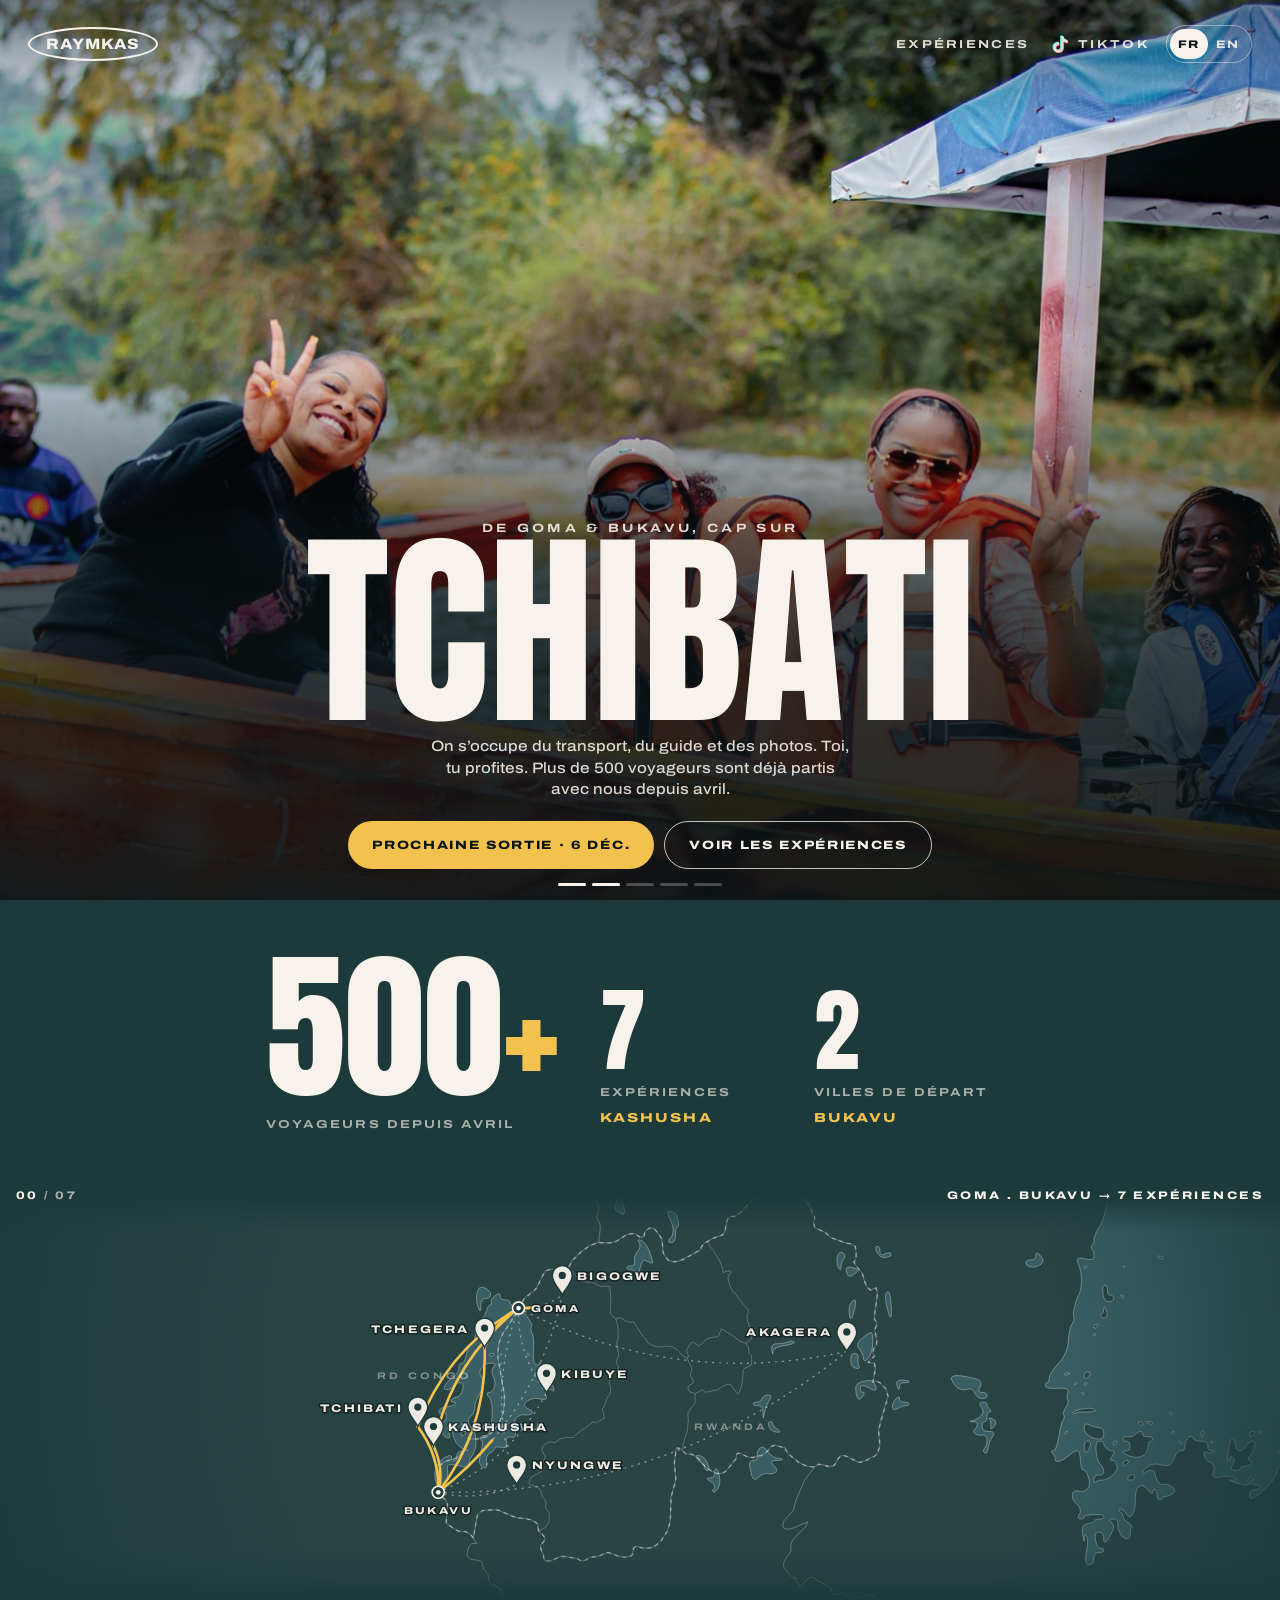
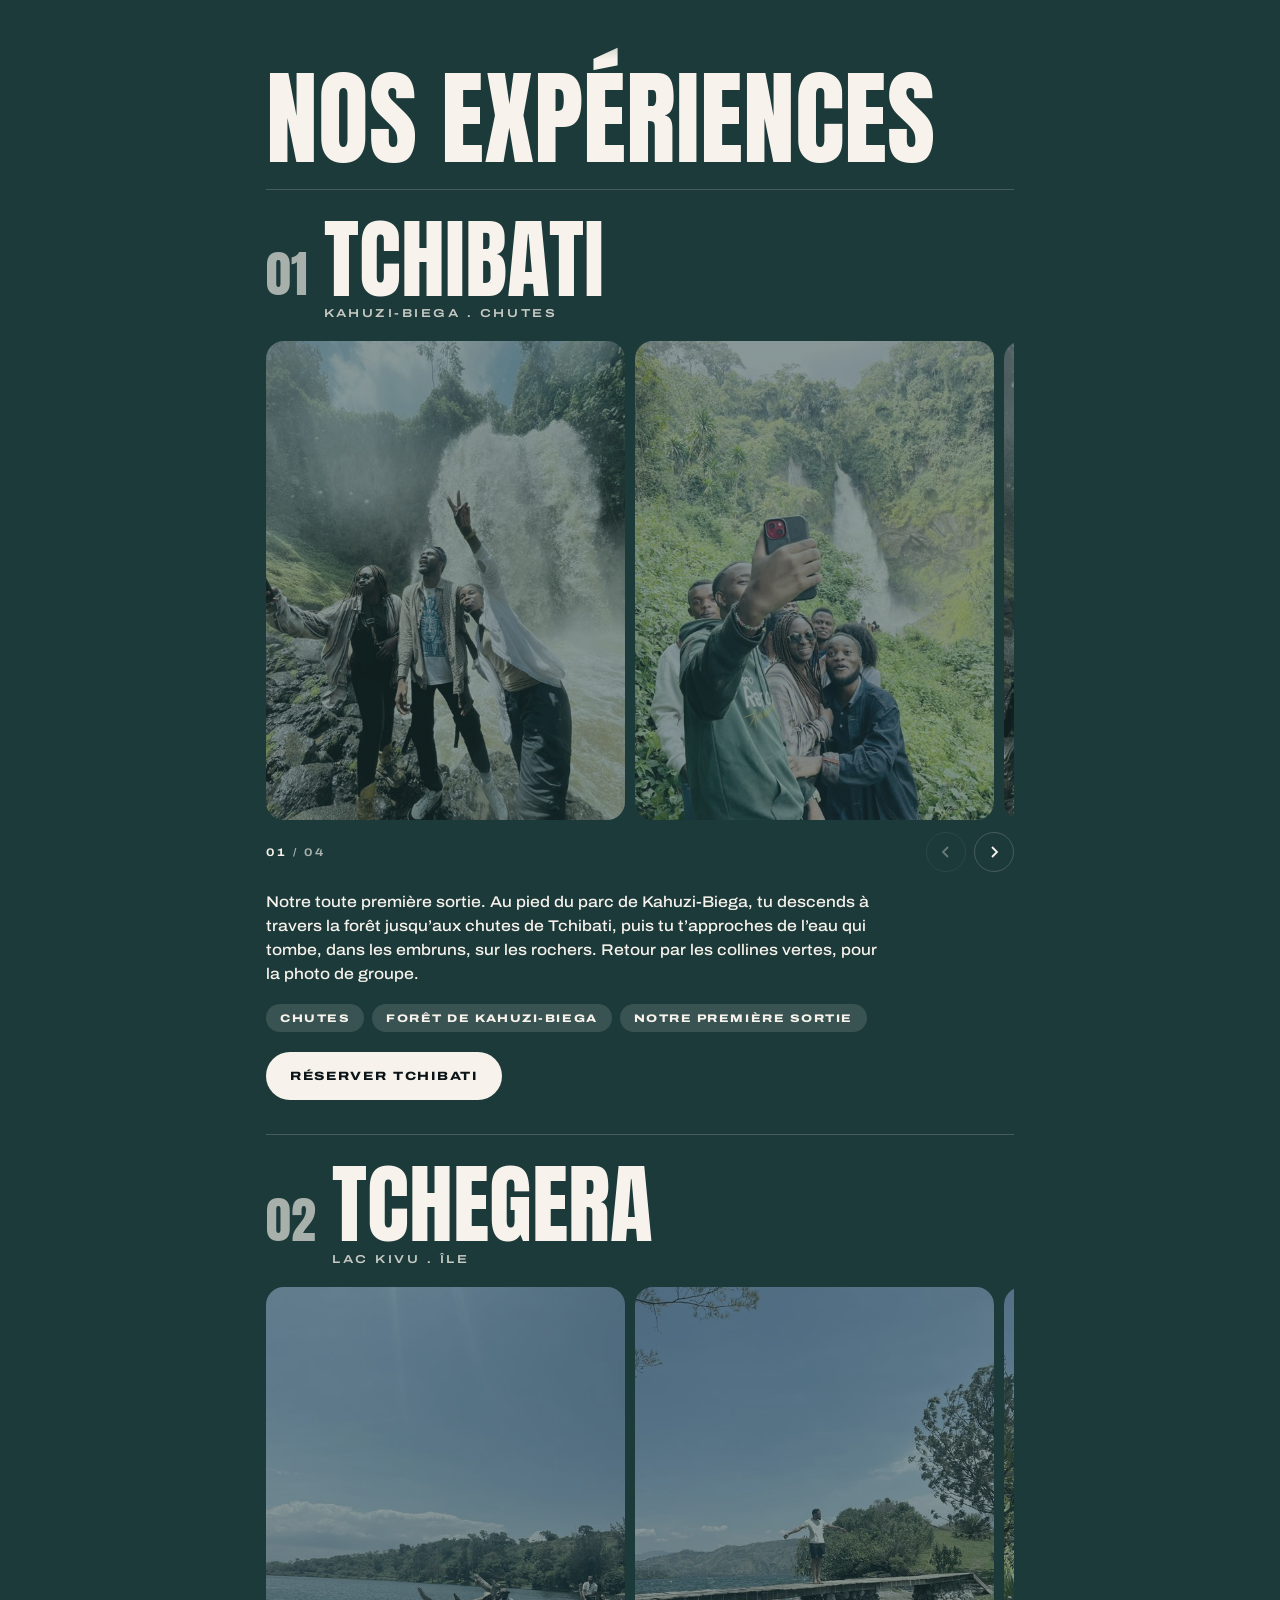
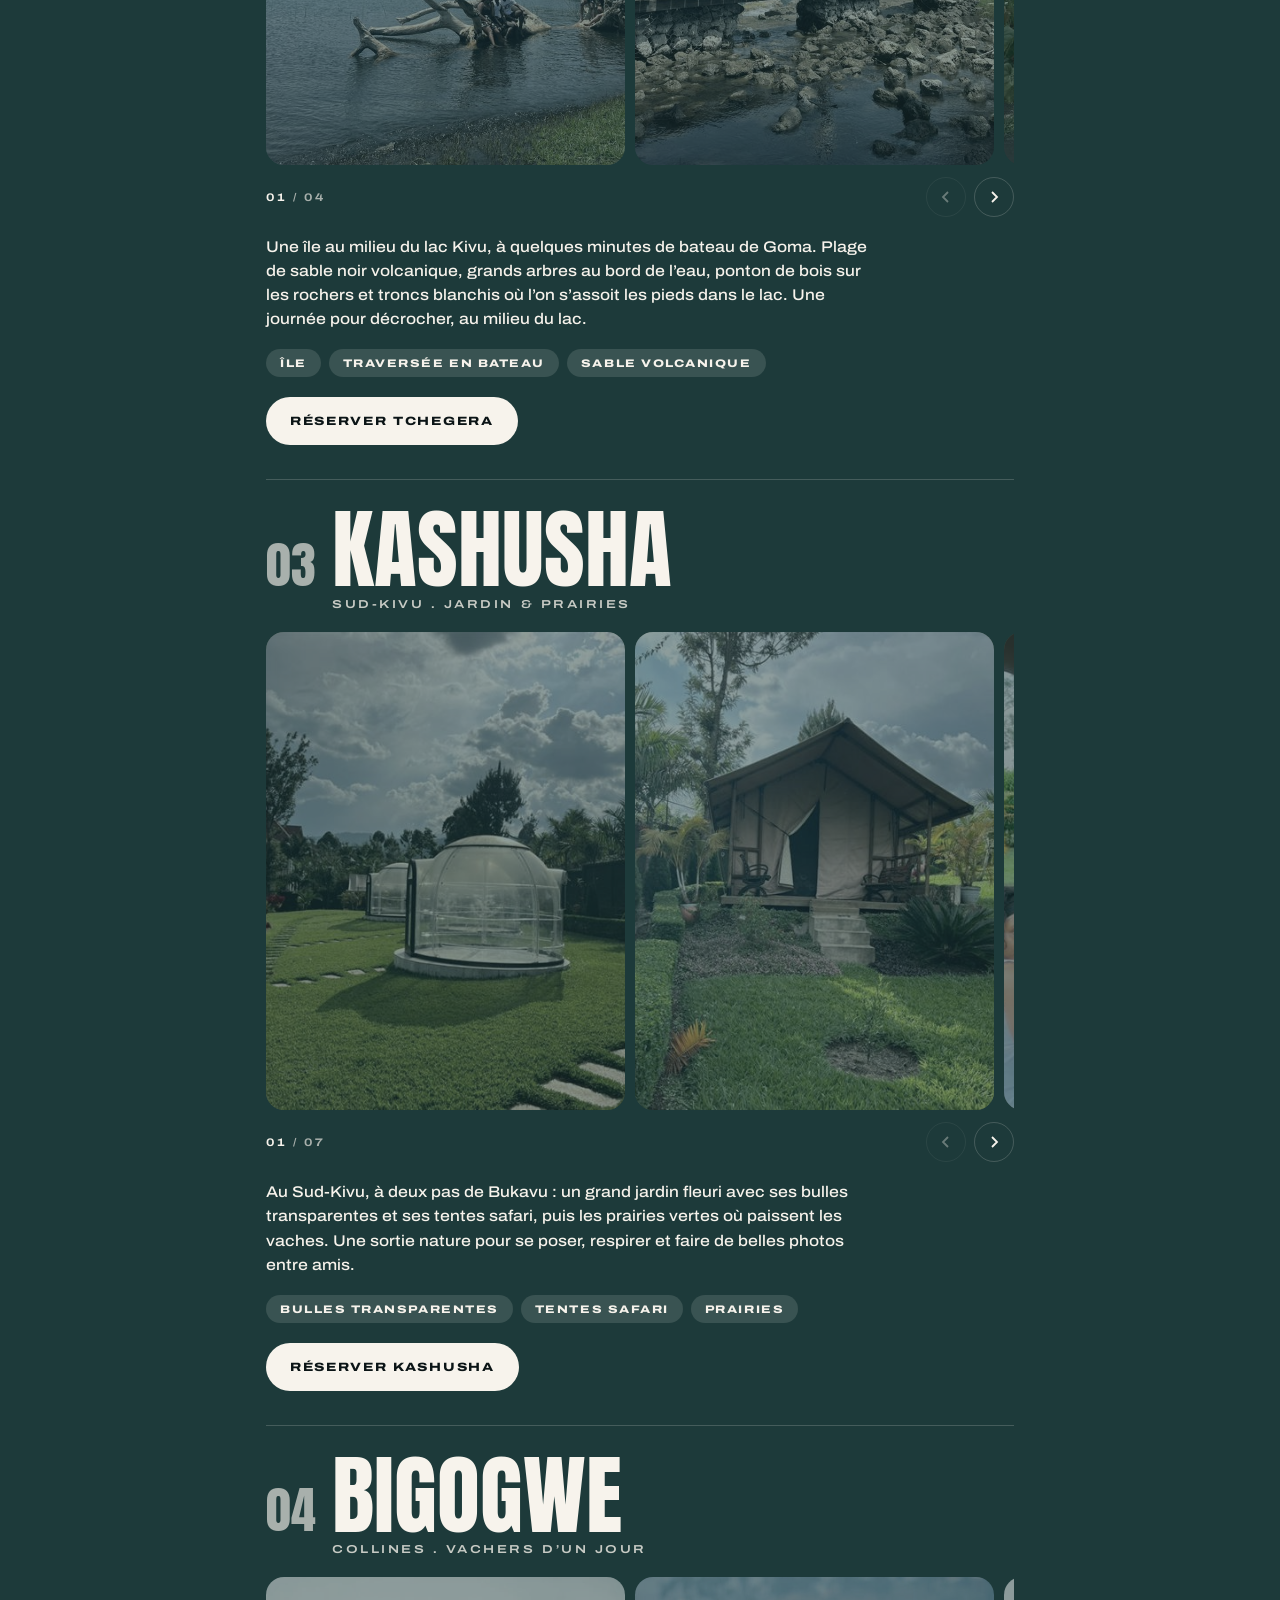
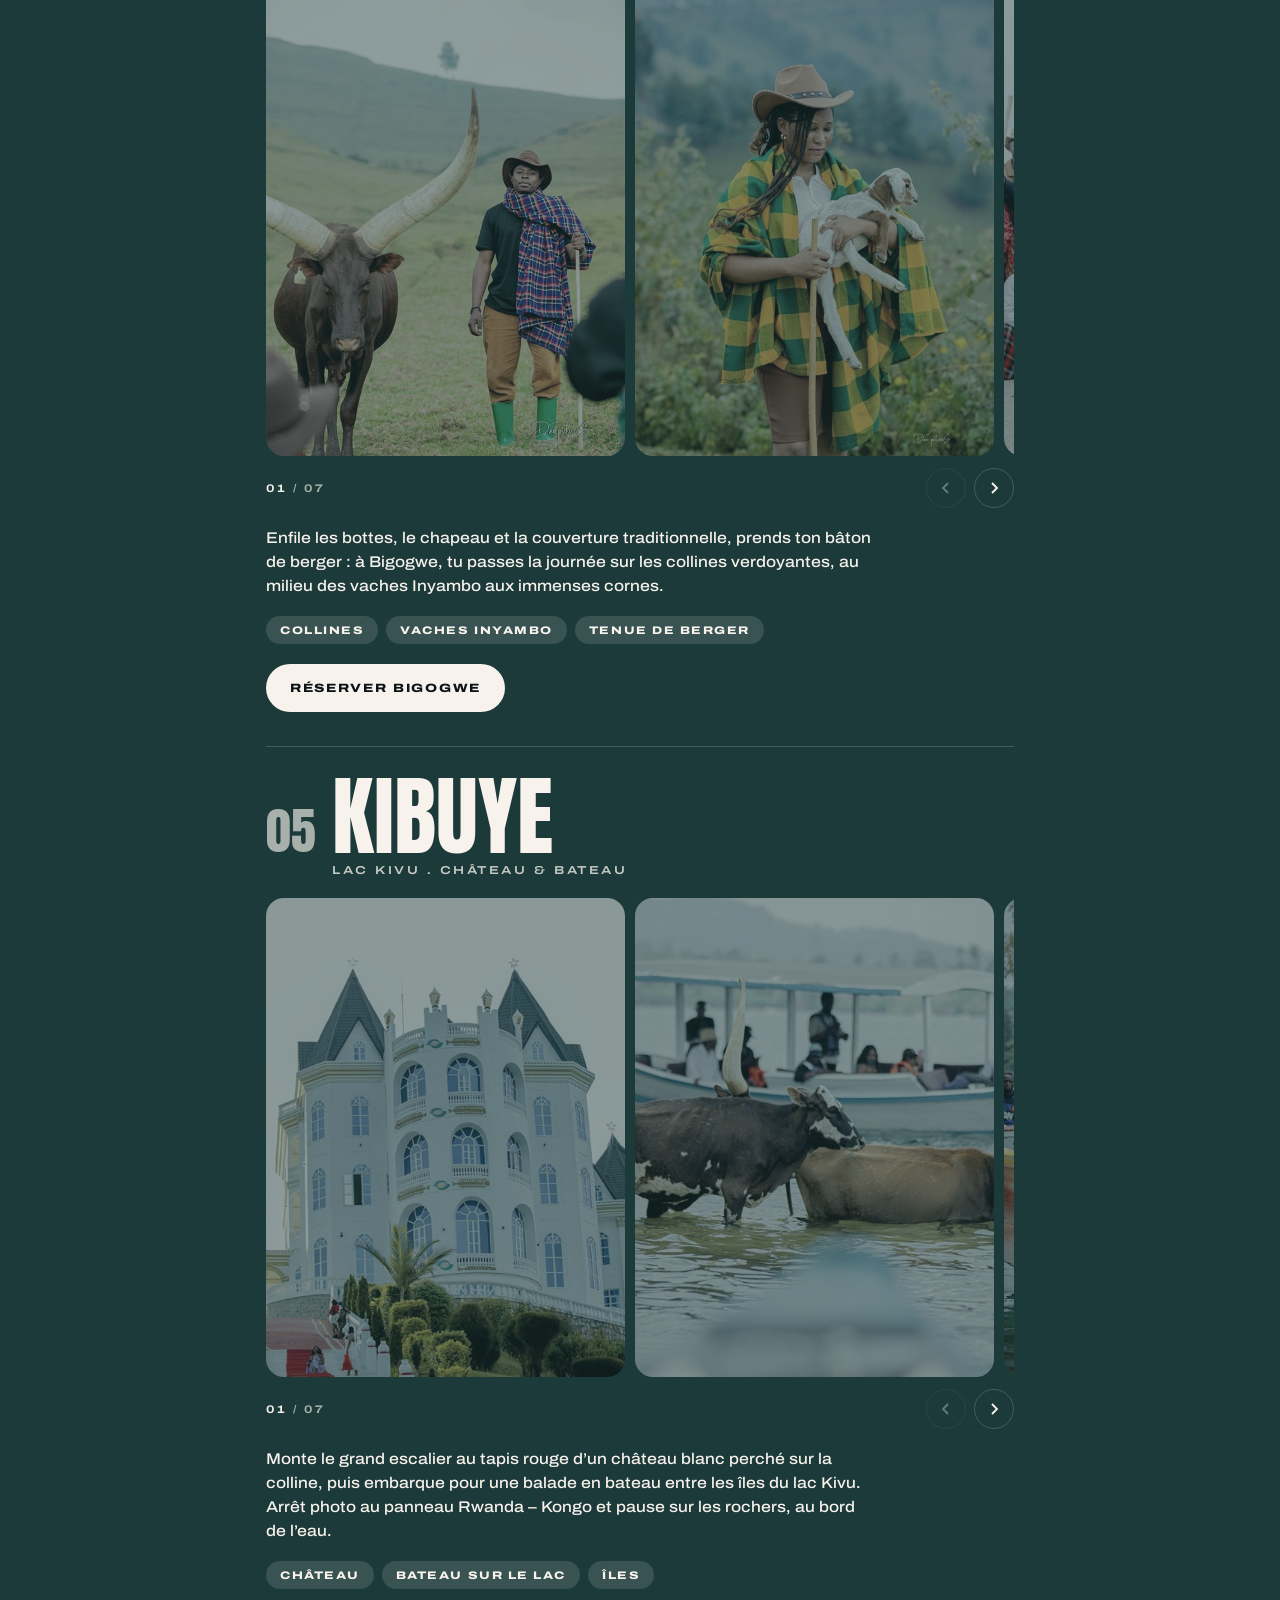
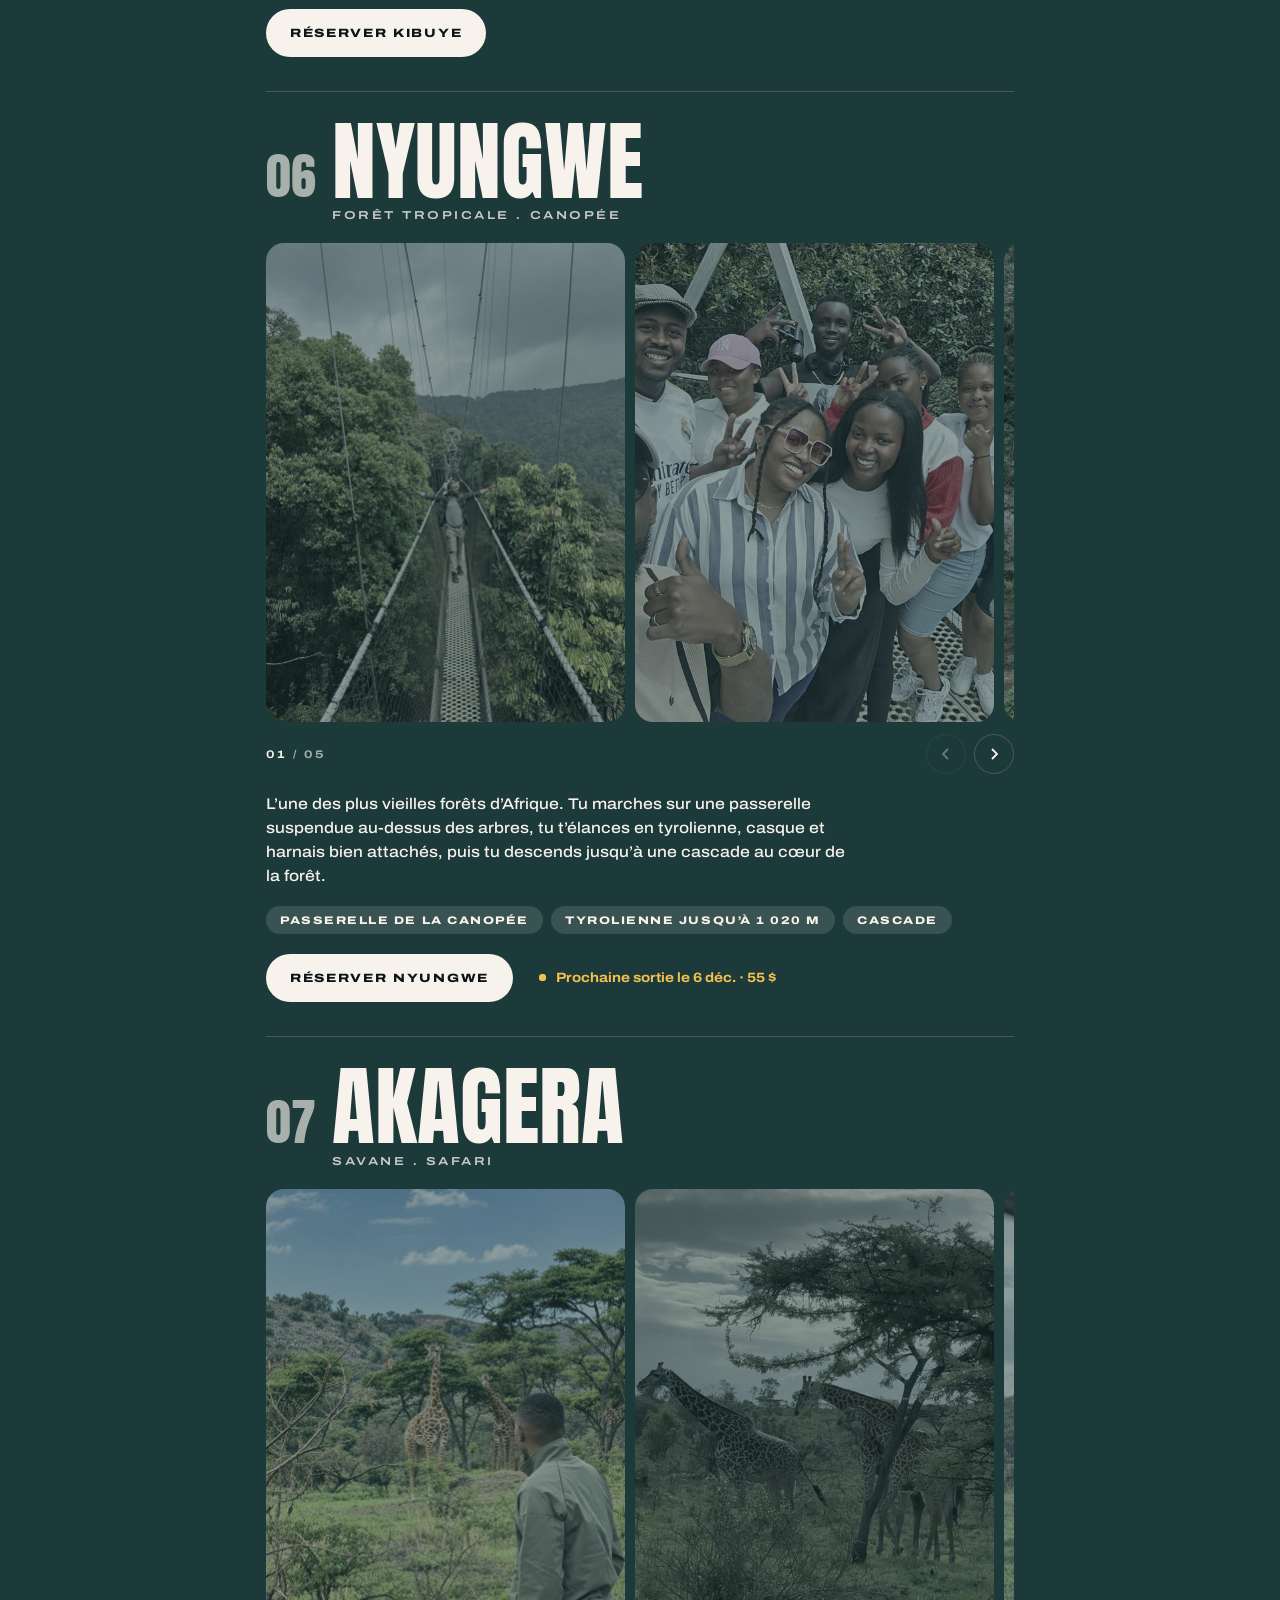
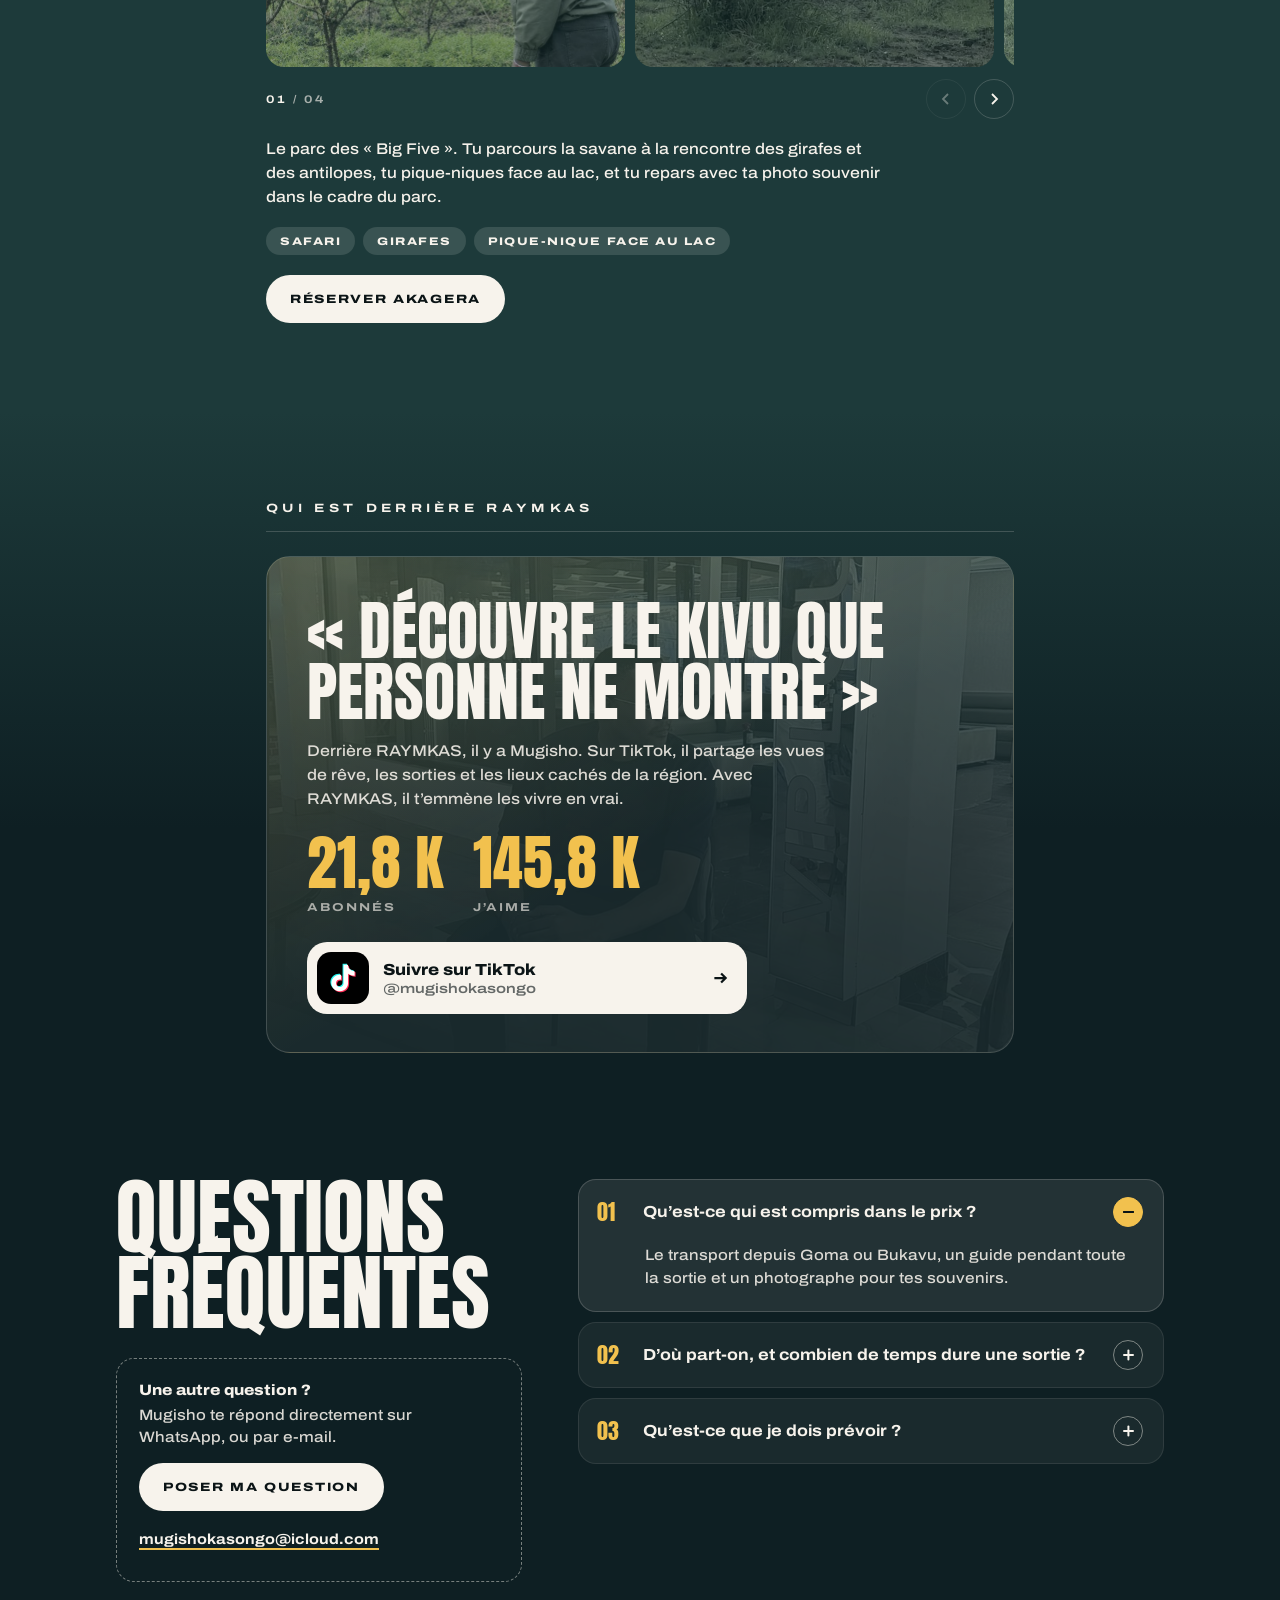
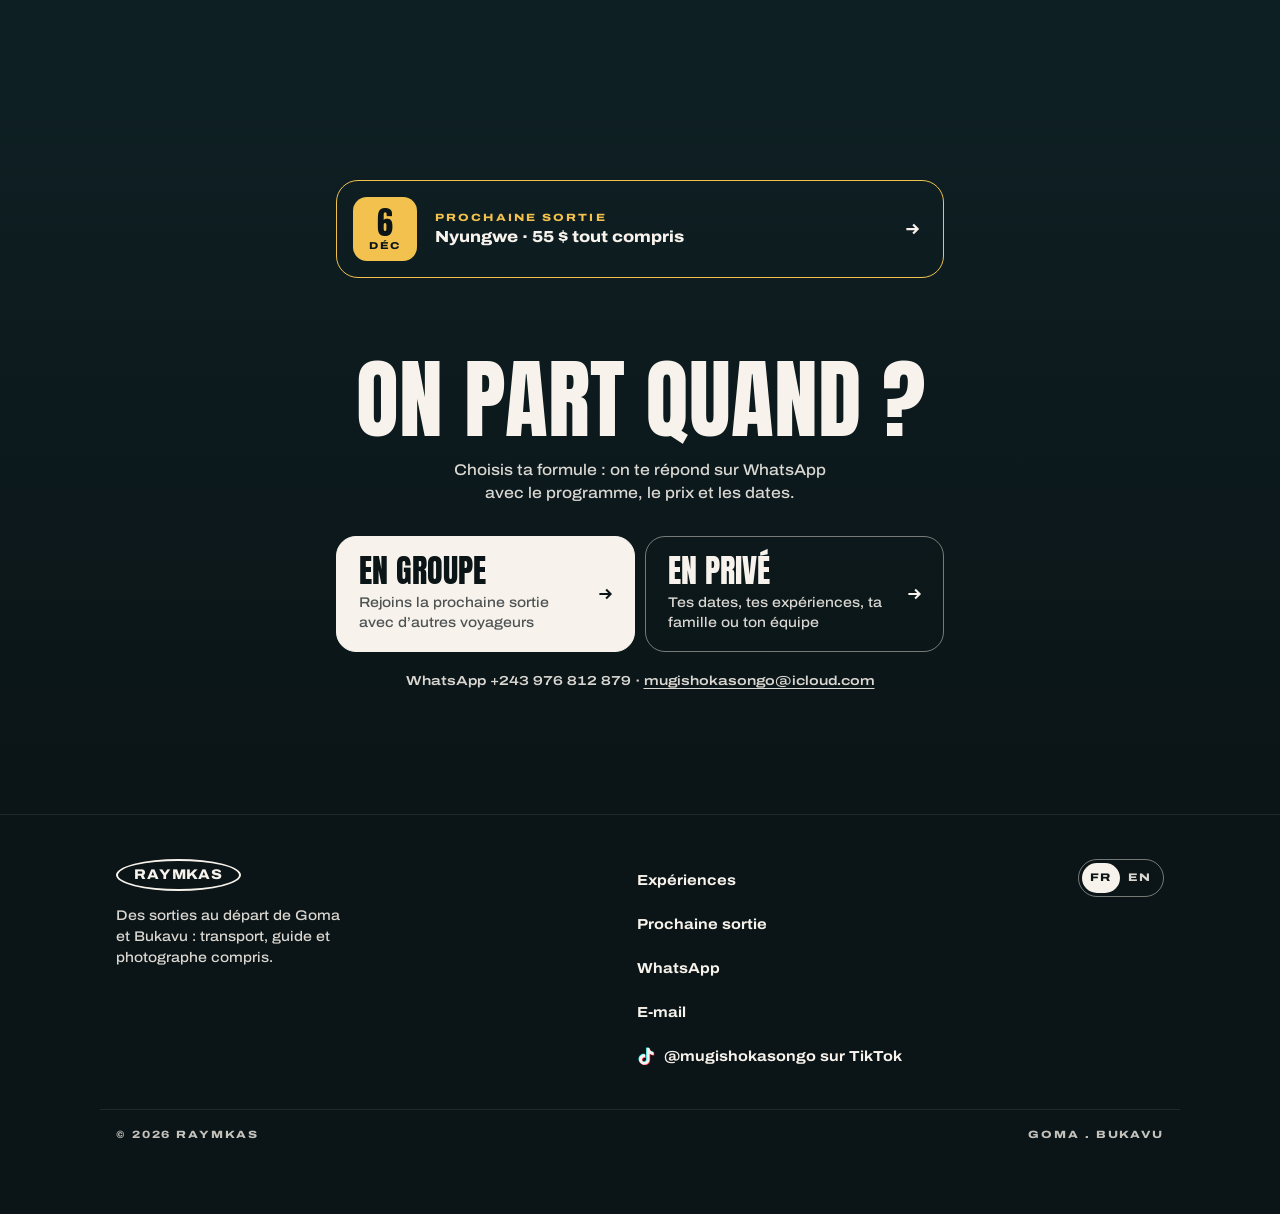
<file: index.html>
<!DOCTYPE html>
<html lang="fr">
<head>
<meta charset="utf-8">
<meta name="viewport" content="width=device-width, initial-scale=1, viewport-fit=cover">
<title>RAYMKAS Escapades</title>
<meta name="claude:viewport-fit-sides" content="cover">
<meta name="description" content="Au départ de Goma et Bukavu : Bigogwe, Kibuye, Kashusha, Nyungwe et Akagera. Transport, guide et photographe compris.">
<meta name="theme-color" content="#1d3a3a">
<meta name="color-scheme" content="dark">
<link rel="preconnect" href="https://fonts.googleapis.com">
<link rel="preconnect" href="https://fonts.gstatic.com" crossorigin>
<link href="https://fonts.googleapis.com/css2?family=Anton&family=Archivo:wdth,wght@112..125,400..800&display=swap" rel="stylesheet">
<link rel="preload" as="image" href="assets/img/hero-lac-sm.jpg" media="(max-width: 899px)" fetchpriority="high">
<link rel="preload" as="image" href="assets/img/hero-lac.jpg" media="(min-width: 900px)" fetchpriority="high">
<link rel="stylesheet" href="css/style.css?v=32">
</head>
<body>

<!-- ================= HERO ================= -->
<header class="hero" id="hero">
  <div class="hero-bg" id="heroBg"></div>
  <div class="hero-shade"></div>
  <div class="hero-dim" id="heroDim"></div>
  <div class="hero-top">
    <span class="logo" data-brand></span>
    <nav class="top-nav">
      <a class="caps toplink tl-exp" href="#journey" data-i18n="nav.experiences">Expériences</a>
      <a class="caps toplink" data-tiktok aria-label="TikTok">TikTok</a>
      <div class="lang" data-lang-switch></div>
    </nav>
  </div>
  <div class="hero-content" id="heroContent">
    <h1 class="hero-title">
      <span class="caps lead" id="heroLead"></span>
      <span class="display word" id="heroWord" aria-hidden="true"></span>
      <span class="sr-only" id="heroSr"></span>
    </h1>
    <p class="intro" id="heroIntro"></p>
    <div class="hero-actions">
      <a class="btn btn-sun" id="heroNext" href="prochaine-sortie.html" data-i18n="hero.next">Prochaine sortie</a>
      <a class="btn btn-ghost" href="#journey" data-i18n="hero.seeExp">Voir les expériences</a>
    </div>
    <div class="hero-foot">
      <div class="slide-bars" id="slideBars" aria-hidden="true"></div>
    </div>
  </div>
</header>

<main id="main">



<!-- ================= STATS ================= -->
<section class="stats" id="stats">
  <div class="wrap">
    <div class="stats-grid">
      <div class="stat stat-big reveal">
        <span class="display stat-n odo" id="odo" role="img"></span>
        <span class="caps stat-l" id="statTravelersL"></span>
      </div>
      <div class="stat reveal">
        <span class="display stat-n" id="statDestN"></span>
        <span class="caps stat-l" id="statDestL"></span>
        <ul class="ticker" id="destTicker"></ul>
      </div>
      <div class="stat reveal">
        <span class="display stat-n" id="statOriginN"></span>
        <span class="caps stat-l" id="statOriginL"></span>
        <ul class="ticker" id="originTicker"></ul>
      </div>
    </div>
  </div>
</section>

<!-- ================= JOURNEY: carte + étapes ================= -->
<section class="journey" id="journey">
  <div class="stage" id="stage" aria-hidden="true">
    <svg id="mapSvg"><g id="cam"></g></svg>
    <div class="hud">
      <span class="hud-count"><b id="hudNum">00</b> / <span id="hudTotal">04</span></span>
      <span class="hud-name" id="hudName"></span>
    </div>
  </div>

  <div class="stops">
    <div class="wrap">
      <div class="section-head reveal">
        <h2 class="display" data-i18n="sec.experiences">Nos expériences</h2>
      </div>
      <div id="stops"></div>
    </div>
  </div>
</section>

<!-- ================= CRÉATEUR (confiance) ================= -->
<section class="creator" id="creator">
  <div class="wrap">
    <h2 class="caps reveal" data-i18n="sec.creator">Qui est derrière RAYMKAS</h2>
    <div class="creator-card reveal">
      <img class="creator-bg" src="assets/img/raymond.jpg" srcset="assets/img/raymond-sm.jpg 687w, assets/img/raymond.jpg 1031w" sizes="(min-width: 900px) 780px, 100vw" alt="" aria-hidden="true" loading="lazy" decoding="async">
      <blockquote class="display" id="creatorQuote"></blockquote>
      <p id="creatorText"></p>
      <div class="creator-stats" id="creatorStats"></div>
      <a class="tt-cta" data-tiktok id="creatorBtn"></a>
    </div>
  </div>
</section>

<!-- ================= QUESTIONS FRÉQUENTES ================= -->
<section class="know" id="know">
  <div class="wrap faq-wrap">
    <h2 class="display faq-title reveal" data-i18n="sec.faq">Questions fréquentes</h2>
    <div class="faq" id="faqList"></div>
    <div class="faq-more reveal">
      <p><b data-i18n="faq.moreTitle">Une autre question ?</b> <span data-i18n="faq.moreText">Mugisho te répond directement sur WhatsApp, ou par e-mail.</span></p>
      <div class="faq-more-actions">
        <a class="btn btn-solid" id="faqAsk" data-i18n="faq.moreBtn">Poser ma question</a>
        <a class="faq-mail" data-email hidden></a>
      </div>
    </div>
  </div>
</section>

<!-- ================= CTA : un seul choix, groupe ou privé ================= -->
<section class="cta" id="cta">
  <div class="wrap reveal">
    <a class="cta-next" id="ctaNext" href="prochaine-sortie.html" hidden></a>
    <h2 class="display" data-i18n="cta.title">On part quand&nbsp;?</h2>
    <p data-i18n="cta.text">Choisis ta formule : on te répond sur WhatsApp avec le programme, le prix et les dates.</p>
    <div class="choices" id="ctaChoices"></div>
    <span class="cta-mail" id="ctaMail"></span>
  </div>
</section>
</main>

<!-- bouton WhatsApp flottant : visible après le hero, masqué quand la section finale est à l'écran -->
<a class="float-cta" id="floatCta" data-whatsapp data-i18n="book.whatsapp">Réserver sur WhatsApp</a>

<footer class="foot">
  <div class="wrap foot-grid">
    <div class="foot-brand">
      <span class="logo" data-brand></span>
      <p data-i18n="foot.tag">Des sorties au départ de Goma et Bukavu : transport, guide et photographe compris.</p>
    </div>
    <nav class="foot-nav">
      <a href="#journey" data-i18n="nav.experiences">Expériences</a>
      <a href="prochaine-sortie.html" data-i18n="hero.next">Prochaine sortie</a>
      <a data-whatsapp>WhatsApp</a>
      <a data-email hidden>E-mail</a>
      <a class="foot-link" data-tiktok></a>
    </nav>
    <div class="lang lang-foot" data-lang-switch></div>
  </div>
  <div class="wrap foot-bottom"><span>© 2026 RAYMKAS</span><span>Goma . Bukavu</span></div>
</footer>

<script src="js/i18n.js?v=32"></script>
<script src="js/content.js?v=32"></script>
<script src="js/img-sizes.js?v=32"></script>
<script src="js/upcoming.js?v=32"></script>
<script src="js/map-data.js?v=32"></script>
<script src="js/map-draw.js?v=32"></script>
<script src="js/main.js?v=32"></script>
</body>
</html>
</file>
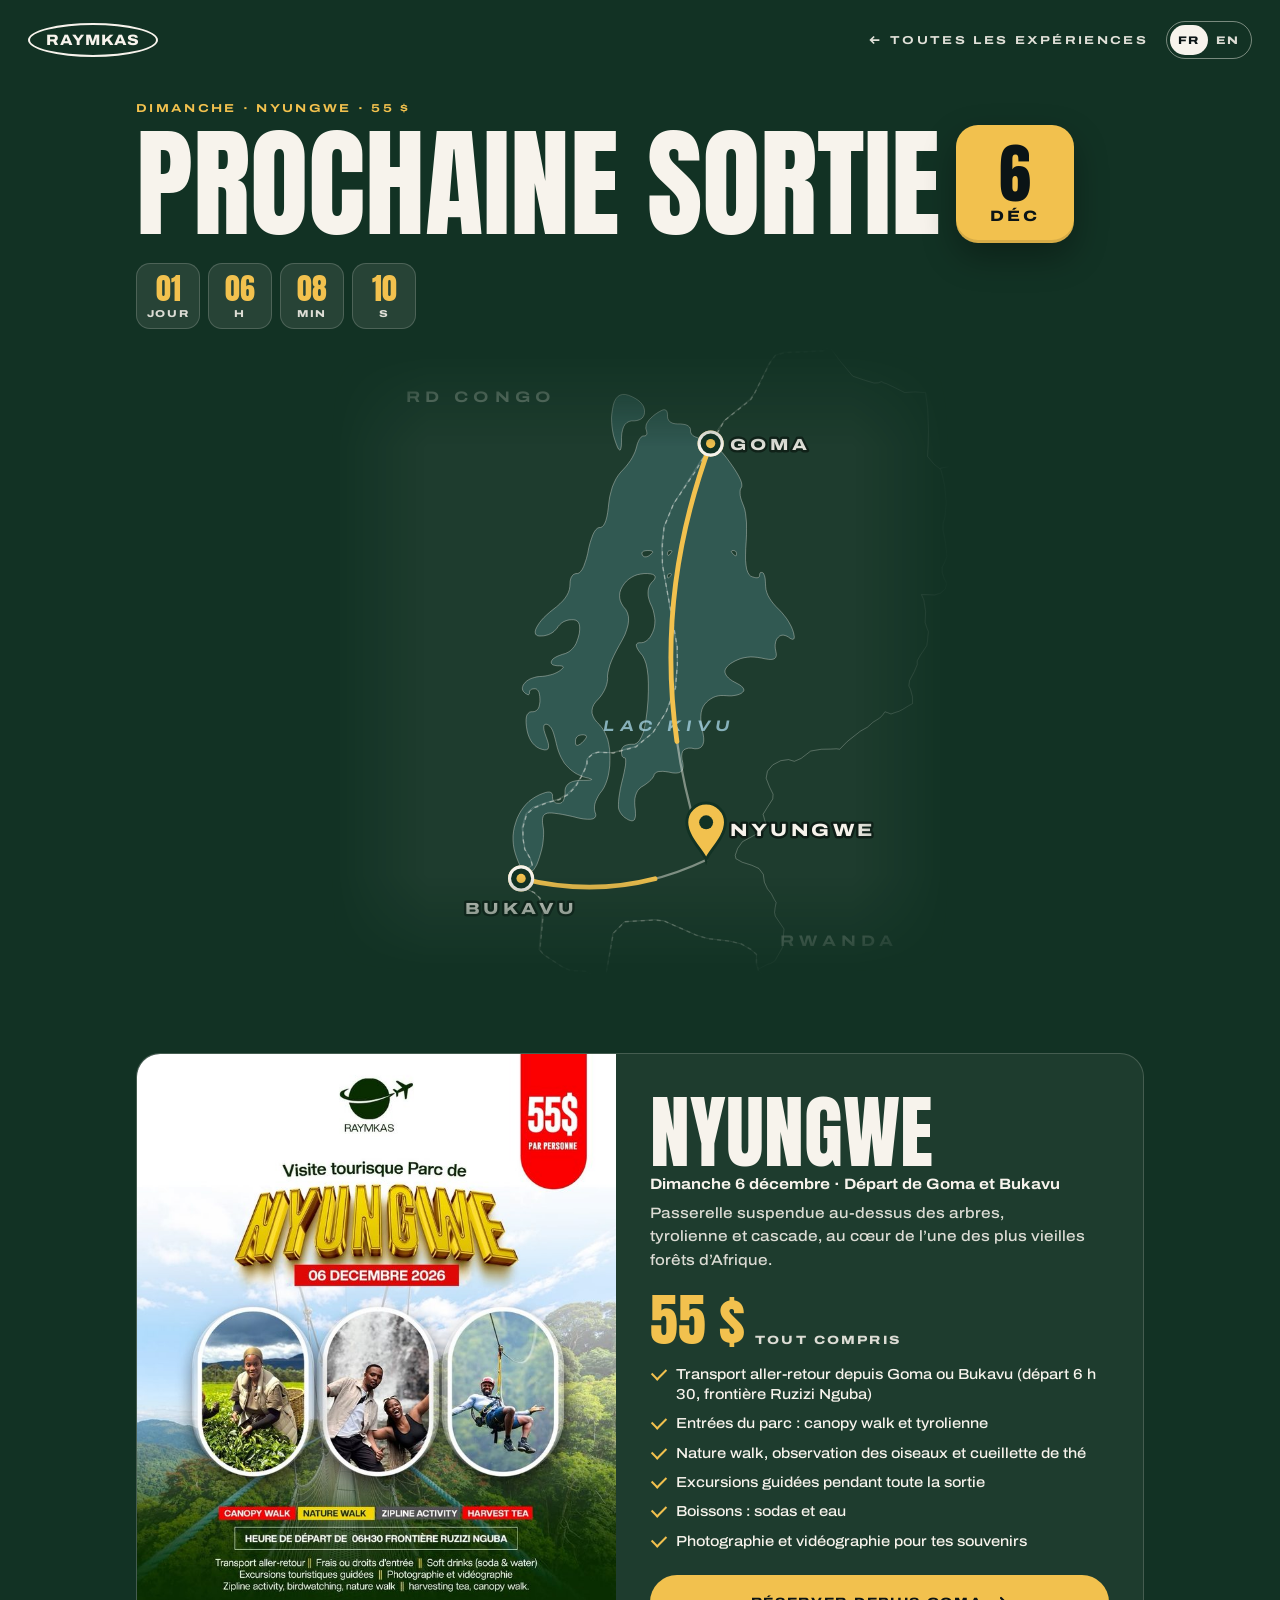
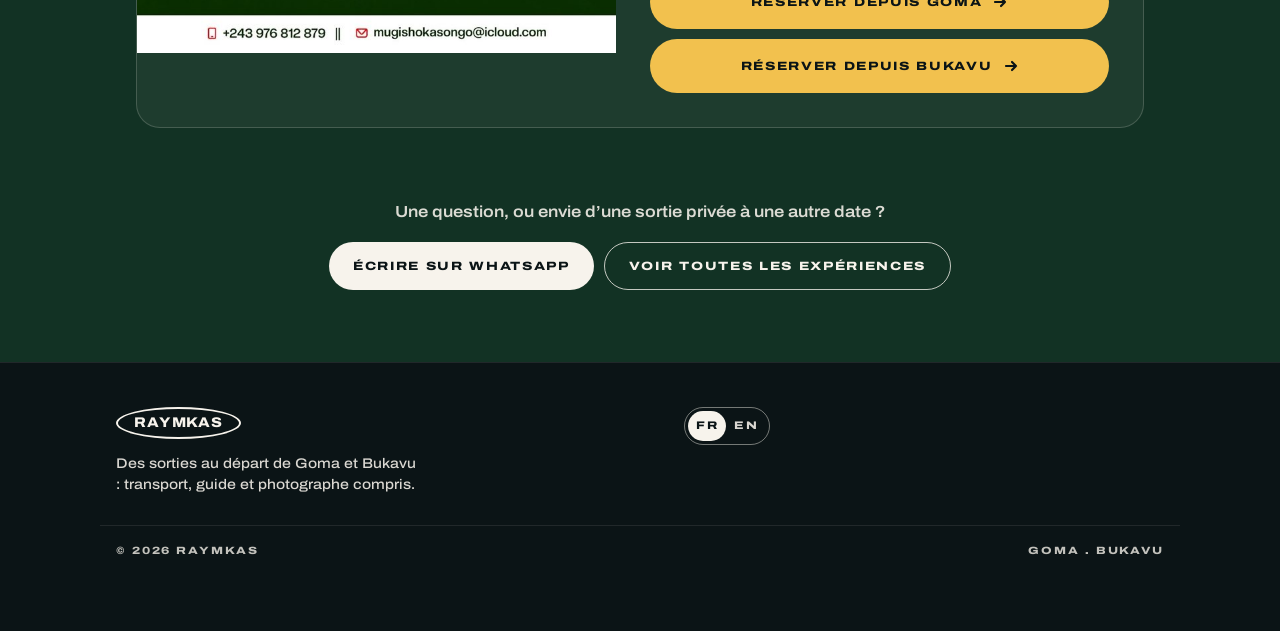
<file: prochaine-sortie.html>
<!DOCTYPE html>
<html lang="fr">
<head>
<meta charset="utf-8">
<meta name="viewport" content="width=device-width, initial-scale=1, viewport-fit=cover">
<title>Prochaine sortie · RAYMKAS</title>
<meta name="description" content="La prochaine sortie RAYMKAS au départ de Goma et Bukavu : date, prix, ce qui est compris et réservation sur WhatsApp.">
<meta name="theme-color" content="#123224">
<meta name="color-scheme" content="dark">
<link rel="preconnect" href="https://fonts.googleapis.com">
<link rel="preconnect" href="https://fonts.gstatic.com" crossorigin>
<link href="https://fonts.googleapis.com/css2?family=Anton&family=Archivo:wdth,wght@112..125,400..800&display=swap" rel="stylesheet">
<link rel="stylesheet" href="css/style.css?v=32">
</head>
<body class="page-sortie">

<header class="s-top">
  <a class="logo" href="./" data-brand aria-label="RAYMKAS, retour à l'accueil"></a>
  <div class="s-top-right">
    <a class="caps toplink s-back" href="./#journey">
      <svg viewBox="0 0 16 16" width="14" height="14" fill="none" stroke="currentColor" stroke-width="2" aria-hidden="true"><path d="M13 8H3M7 4L3 8l4 4"/></svg>
      <span><span class="tl-long" data-i18n="sortie.allExpLong">Toutes les </span><span data-i18n="sortie.allExpShort">expériences</span></span>
    </a>
    <div class="lang" data-lang-switch></div>
  </div>
</header>

<main>
  <section class="s-head">
    <div class="wrap">
      <span class="caps trip-count" id="sCount"></span>
      <div class="s-title">
        <h1 class="display" data-i18n="sortie.h1">Prochaine sortie</h1>
        <span class="s-badge" id="sBadge" aria-hidden="true"><b class="display" id="sBadgeDay"></b><span id="sBadgeMonth"></span></span>
      </div>
      <div class="s-countdown" id="sCountdown" role="timer" aria-live="off"></div>
    </div>
    <div class="s-map" id="sMapWrap">
      <svg id="sMap" role="img" aria-label="Trajet depuis Goma et Bukavu"></svg>
      <a class="btn btn-sun s-book" id="sBook" href="#sTrips" data-i18n="sortie.bookNow">Réserve maintenant</a>
    </div>
  </section>

  <section class="s-trips">
    <div class="wrap" id="sTrips"></div>
  </section>

  <section class="s-more">
    <div class="wrap">
      <p data-i18n="sortie.moreText">Une question, ou envie d’une sortie privée à une autre date&nbsp;?</p>
      <div class="s-more-actions">
        <a class="btn btn-solid" data-whatsapp data-i18n="sortie.write">Écrire sur WhatsApp</a>
        <a class="btn btn-ghost" href="./#journey" data-i18n="sortie.seeAll">Voir toutes les expériences</a>
      </div>
    </div>
  </section>
</main>

<footer class="foot">
  <div class="wrap foot-grid">
    <div class="foot-brand">
      <a class="logo" href="./" data-brand></a>
      <p data-i18n="foot.tag">Des sorties au départ de Goma et Bukavu : transport, guide et photographe compris.</p>
    </div>
    <div class="lang lang-foot" data-lang-switch></div>
  </div>
  <div class="wrap foot-bottom"><span>© 2026 RAYMKAS</span><span>Goma . Bukavu</span></div>
</footer>

<script src="js/i18n.js?v=32"></script>
<script src="js/content.js?v=32"></script>
<script src="js/img-sizes.js?v=32"></script>
<script src="js/upcoming.js?v=32"></script>
<script src="js/map-data.js?v=32"></script>
<script src="js/map-draw.js?v=32"></script>
<script src="js/sortie.js?v=32"></script>
</body>
</html>
</file>
<file: css/style.css>
/* ===================================================================
   RAYMKAS : page d'accueil (scroll-story)
   Concept : le lac en ouverture, puis une carte qui relie Goma et
   Bukavu à chaque expérience ; la couleur suit le paysage en cours.
   =================================================================== */

/* Enregistrée pour pouvoir animer entre les couleurs d'étape */
@property --bg { syntax: '<color>'; inherits: true; initial-value: #1d3a3a; }

:root{
  --bg:#1d3a3a;                 /* change à chaque étape (js) */
  --ink:#0b1416;
  --ink-rgb:11,20,22;            /* même encre, pour les voiles rgba() */                /* presque noir, teinté lac */
  --white:#f7f3ec;              /* blanc chaud */
  /* texte sur fond sombre */
  --fg-soft:rgba(247,243,236,.88);
  --fg-meta:rgba(247,243,236,.78);
  --muted:rgba(247,243,236,.64);
  /* traits */
  --stroke-strong:rgba(247,243,236,.45);
  --stroke:rgba(247,243,236,.25);
  --line:rgba(247,243,236,.18);
  /* remplissages */
  --fill:rgba(247,243,236,.13);
  --fill-soft:rgba(247,243,236,.09);
  --fill-faint:rgba(247,243,236,.05);
  --surface-2:#0e1f23;          /* fond des sections du bas */
  --ink-soft:rgba(var(--ink-rgb),.72);  /* texte secondaire sur fond clair */
  --sun:#f2c14e;                /* accent : soleil sur le lac (tracés, points actifs) */
  --sun-deep:#b8892a;
  --display:"Anton","Bebas Neue",Impact,sans-serif;
  --wide:"Archivo",system-ui,sans-serif;
  --ease:cubic-bezier(.22,1,.36,1);
  --stage-h:min(46svh,480px);
  color-scheme:dark;
  transition:--bg 1.1s var(--ease);
}
/* Page volontairement sombre, identique dans les deux thèmes */
@media (prefers-color-scheme: dark){ :root:not([data-theme="light"]){ --ink:#0b1416; --white:#f7f3ec; } }
:root[data-theme="dark"]{ --ink:#0b1416; --white:#f7f3ec; }

*{box-sizing:border-box;margin:0;padding:0}
html{background:var(--bg);-webkit-text-size-adjust:100%;scroll-behavior:smooth}
body{background:var(--bg);color:var(--white);font-family:var(--wide);font-stretch:125%;
  -webkit-font-smoothing:antialiased;overflow-x:hidden;-webkit-tap-highlight-color:transparent}
a{color:inherit;text-decoration:none}
button{font:inherit;color:inherit;background:none;border:0;cursor:pointer}
ul{list-style:none}
img{display:block;max-width:100%}
p,blockquote{text-wrap:pretty}                 /* pas de mot orphelin en fin de paragraphe */
.wrap{max-width:640px;margin:0 auto;padding-left:max(16px,env(safe-area-inset-left,0px));padding-right:max(16px,env(safe-area-inset-right,0px))}
.caps{text-transform:uppercase;letter-spacing:.32em;font-weight:700;font-size:12px}
.display{font-family:var(--display);font-weight:400;text-transform:uppercase;line-height:.92}
.sr-only{position:absolute;width:1px;height:1px;overflow:hidden;clip:rect(0 0 0 0);white-space:nowrap}
:focus-visible{outline:2px solid var(--white);outline-offset:3px}
::selection{background:var(--sun);color:var(--ink)}

/* ---------- boutons ---------- */
.btn{display:inline-flex;align-items:center;justify-content:center;height:48px;padding:0 24px;border-radius:999px;
  font:800 12px/1 var(--wide);font-stretch:125%;letter-spacing:.14em;text-transform:uppercase;cursor:pointer;
  user-select:none;touch-action:manipulation;text-align:center;
  transition:transform .35s var(--ease),background-color .3s,color .3s,box-shadow .3s,border-color .3s}
.btn:active{transform:scale(.95);transition-duration:.12s}
.btn-solid{background:var(--white);color:var(--ink)}
.btn-solid:hover{box-shadow:0 10px 30px rgba(0,0,0,.3);transform:translateY(-2px)}
.btn-sun{background:var(--sun);color:var(--ink)}
.btn-sun:hover{box-shadow:0 10px 30px rgba(0,0,0,.3);transform:translateY(-2px)}
.btn-ghost{border:1.5px solid var(--fg-meta);color:var(--white)}
.btn-ghost:hover{background:var(--white);color:var(--ink);border-color:var(--white)}

/* ---------- hero ---------- */
.hero{position:relative;height:100svh;min-height:640px;overflow:hidden;background:var(--ink)}
.hero-bg{position:absolute;inset:-4% 0 0 0;will-change:transform;
  background:radial-gradient(120% 70% at 50% 40%,#3f6f86 0%,#24485a 45%,#122a33 80%,#0b1416 100%)}
.slide{position:absolute;inset:0;width:100%;height:100%;object-fit:cover;opacity:0;transform:scale(1.06);
  transition:opacity 1s var(--ease),transform 5s linear}
.slide.on{opacity:1;transform:scale(1)}
.hero-shade{position:absolute;inset:0;pointer-events:none;
  background:linear-gradient(180deg,rgba(var(--ink-rgb),.4) 0%,rgba(var(--ink-rgb),0) 14%,rgba(var(--ink-rgb),0) 40%,rgba(var(--ink-rgb),.55) 60%,rgba(var(--ink-rgb),.94) 100%)}
.hero-dim{position:absolute;inset:0;background:var(--ink);opacity:0;pointer-events:none}
.hero-top{position:absolute;inset:0 0 auto;z-index:3;display:flex;justify-content:space-between;align-items:center;gap:12px;
  padding:calc(env(safe-area-inset-top,0px) + 22px) max(16px,env(safe-area-inset-right,0px)) 0 max(16px,env(safe-area-inset-left,0px));animation:fade 1s .9s both}
@media (min-width:600px){.hero-top{padding-left:28px;padding-right:28px}}
.logo{display:inline-flex;align-items:center;height:34px;padding:0 16px;border:2.5px solid var(--white);border-radius:50%;
  font:800 15px/1 var(--wide);font-stretch:112%;letter-spacing:.06em}
.top-nav{display:flex;gap:10px}
.toplink{display:inline-flex;align-items:center;min-height:44px;padding:0 6px;font-size:11.5px;letter-spacing:.2em;opacity:.9;transition:opacity .3s}
.toplink:hover{opacity:1}

.hero-content{position:absolute;inset:auto 0 0;z-index:3;text-align:center;padding:0 16px calc(env(safe-area-inset-bottom,0px) + 14px)}
.hero-content::before{content:"";position:absolute;inset:-14% -6% 0;z-index:-1;pointer-events:none;
  background:radial-gradient(70% 60% at 50% 48%,rgba(var(--ink-rgb),.55) 0%,rgba(var(--ink-rgb),.25) 55%,transparent 80%)}
.hero-title{display:flex;flex-direction:column;align-items:center}
.hero-title .lead{font-size:12px;letter-spacing:.28em;color:var(--fg-soft);animation:fade 1s .3s both}
.word{display:block;font-size:clamp(72px,21vw,210px);line-height:.88;margin-top:4px;white-space:nowrap;min-height:.88em;
  transition:opacity .35s,transform .35s,filter .35s}
.word.out{opacity:0;transform:translateY(-18%);filter:blur(6px)}
.word .ch{display:inline-block;animation:rise .9s var(--ease) both}
.hero .intro{max-width:420px;margin:12px auto 0;font-size:15px;line-height:1.45;font-weight:500;font-stretch:112%;color:var(--fg-soft);animation:fade 1s .5s both}
.hero-actions{display:flex;flex-wrap:wrap;justify-content:center;gap:10px;margin-top:20px;animation:fade 1s .65s both}
.hero-foot{display:flex;align-items:center;justify-content:center;gap:10px;margin-top:14px;animation:fade 1s .9s both}
.slide-bars{display:flex;justify-content:center;gap:6px}
.bar{width:28px;height:3px;border-radius:2px;background:var(--stroke);overflow:hidden}
.bar i{display:block;height:100%;width:100%;background:var(--white);transform:scaleX(0);transform-origin:left}
.bar.done i{transform:scaleX(1)}
.bar.on i{animation:fill var(--slide-ms,3800ms) linear both}
@keyframes fill{to{transform:scaleX(1)}}
@keyframes rise{from{transform:translateY(70%);opacity:0;filter:blur(8px)}to{transform:none;opacity:1;filter:none}}
@keyframes fade{from{opacity:0;transform:translateY(14px)}to{opacity:1;transform:none}}

/* ---------- point qui pulse (lien « prochaine sortie » dans la fiche) ---------- */
.ann-dot{position:relative;width:7px;height:7px;flex-shrink:0;border-radius:50%;background:var(--sun)}
.ann-dot::after{content:"";position:absolute;inset:0;border-radius:50%;background:var(--sun);animation:ping 2.2s var(--ease) infinite}
@keyframes ping{from{transform:scale(1);opacity:.7}to{transform:scale(2.8);opacity:0}}

/* lien discret dans la fiche de l'expérience */
.stop-next{display:inline-flex;align-items:center;gap:10px;min-height:44px;padding:0 4px;font-size:13.5px;font-weight:700;font-stretch:112%;
  color:var(--sun);border-bottom:1.5px solid transparent;transition:border-color .3s}
.stop-next:hover{border-bottom-color:currentColor}

/* ---------- prochaine sortie ---------- */
.trip{margin-top:26px;border-radius:24px;overflow:hidden;background:var(--fill-faint);border:1px solid var(--line)}
.trip-photo{position:relative;aspect-ratio:4/3;margin:0;background:var(--surface-2)}
.trip-photo img{width:100%;height:100%;object-fit:cover}
.trip-date{position:absolute;top:14px;left:14px;display:flex;flex-direction:column;align-items:center;min-width:64px;padding:8px 10px 9px;
  border-radius:14px;background:var(--sun);color:var(--ink);box-shadow:0 8px 24px rgba(0,0,0,.3)}
.trip-date b{font-family:var(--display);font-size:34px;line-height:1;font-weight:400}
.trip-date span{font:800 11px/1 var(--wide);font-stretch:125%;letter-spacing:.16em;text-transform:uppercase;margin-top:4px}
.trip-body{padding:22px 20px 24px}
.trip-count{font-size:11.5px;letter-spacing:.2em;color:var(--sun)}
.trip-name{font-size:clamp(48px,14vw,80px);line-height:.9;margin-top:8px}
.trip-when{margin-top:8px;font-size:15px;font-weight:700;font-stretch:112%}
.trip-text{margin-top:10px;font-size:15px;line-height:1.55;font-weight:500;font-stretch:112%;color:var(--fg-soft);max-width:52ch}
.trip-price{display:flex;align-items:baseline;gap:10px;margin-top:20px}
.trip-price b{white-space:nowrap;font-size:56px;line-height:1;font-weight:400;color:var(--sun)}
.trip-price span{font:800 12px/1 var(--wide);font-stretch:125%;letter-spacing:.18em;text-transform:uppercase;color:var(--fg-soft)}
.trip-inc{list-style:none;margin:16px 0 0;padding:0;display:grid;gap:9px}
.trip-inc li{position:relative;padding-left:26px;font-size:14.5px;line-height:1.4;font-weight:500;font-stretch:112%}
.trip-inc li::before{content:"";position:absolute;left:2px;top:4px;width:12px;height:7px;border:solid var(--sun);border-width:0 0 2.5px 2.5px;transform:rotate(-45deg)}
.trip-cta{display:grid;gap:10px;margin-top:24px}
.trip-cta .btn{height:54px}
@media (min-width:600px) and (max-width:899px){.trip-cta{grid-template-columns:1fr 1fr}}

/* affiche (poster) : montrée en entier, sans recadrage */
.trip-photo.is-poster{aspect-ratio:4/5}
.trip-photo.is-poster img{object-fit:contain}

/* bouton de réservation : reflet qui passe, halo qui respire, flèche qui avance */
.btn-book{position:relative;overflow:hidden;isolation:isolate;gap:10px;
  box-shadow:0 0 0 0 rgba(242,193,78,.55);animation:book-pulse 2.6s ease-out infinite}
.btn-book::before{content:"";position:absolute;inset:0;z-index:-1;pointer-events:none;
  background:linear-gradient(110deg,transparent 30%,rgba(255,255,255,.75) 50%,transparent 70%);
  transform:translateX(-120%);animation:book-shine 3.4s ease-in-out infinite}
.btn-book .btn-arrow{flex:none;transition:transform .35s var(--ease)}
.btn-book:hover,.btn-book:focus-visible{background:#ffd56a;transform:translateY(-3px);animation:none;
  box-shadow:0 14px 34px rgba(242,193,78,.45),0 0 0 4px rgba(242,193,78,.25)}
.btn-book:hover .btn-arrow,.btn-book:focus-visible .btn-arrow{transform:translateX(5px)}
.btn-book:active{transform:translateY(0) scale(.96)}
.trip-cta .btn-book:nth-child(2),.trip-cta .btn-book:nth-child(2)::before{animation-delay:1.3s}
@keyframes book-pulse{0%{box-shadow:0 0 0 0 rgba(242,193,78,.55)}70%,100%{box-shadow:0 0 0 14px rgba(242,193,78,0)}}
@keyframes book-shine{0%,55%{transform:translateX(-120%)}85%,100%{transform:translateX(120%)}}
@media (prefers-reduced-motion:reduce){.btn-book,.btn-book::before{animation:none}.btn-book::before{display:none}}
.btn-book span{white-space:nowrap}
@media (max-width:420px){.btn-book{padding:0 14px;gap:8px;letter-spacing:.07em}}

/* rappel « prochaine sortie » en bas de l'accueil */
.cta-next{display:flex;align-items:center;gap:18px;max-width:460px;margin:0 auto clamp(56px,9svh,88px);padding:16px 22px 16px 16px;border-radius:22px;
  text-align:left;color:var(--white);border:1.5px solid var(--sun);transition:background-color .3s,transform .3s var(--ease)}
.cta-next[hidden]{display:none}
.cta-next:hover{background:rgba(242,193,78,.1);transform:translateY(-2px)}
.cta-next-date{display:flex;flex-direction:column;align-items:center;justify-content:center;width:64px;height:64px;flex-shrink:0;
  border-radius:14px;background:var(--sun);color:var(--ink)}
.cta-next-date b{font-size:32px;line-height:1;font-weight:400}
.cta-next-date span{font:800 10px/1 var(--wide);font-stretch:125%;letter-spacing:.14em;text-transform:uppercase;margin-top:2px}
.cta-next-txt{display:flex;flex-direction:column;gap:4px;flex:1;min-width:0}
.cta-next-txt small{font:800 10.5px/1 var(--wide);font-stretch:125%;letter-spacing:.2em;text-transform:uppercase;color:var(--sun)}
.cta-next-txt b{font-size:16px;font-weight:800;font-stretch:112%}

/* ---------- chiffres ---------- */
.stats{position:relative;z-index:2;padding:48px 0 40px;background:var(--bg)}
.stats-grid{display:grid;grid-template-columns:1fr 1fr;gap:26px 14px}
.stat{display:flex;flex-direction:column;gap:8px;min-width:0}
.stat-big{grid-column:1/-1;padding-bottom:24px;border-bottom:1px solid var(--line)}
.stat-n{font-size:clamp(54px,15vw,92px);font-variant-numeric:tabular-nums;line-height:1}
.stat-big .stat-n{font-size:clamp(110px,36vw,220px)}
.stat-l{font-size:11.5px;letter-spacing:.18em;line-height:1.5;color:var(--muted)}
.odo{display:inline-flex;align-items:flex-start;color:var(--white)}
.odo-col{display:inline-block;flex-shrink:0;height:1em;overflow:hidden;line-height:1em}
.odo-strip{display:flex;flex-direction:column;transition:transform calc(1.6s + var(--i) * .35s) cubic-bezier(.16,1,.3,1)}
.odo-strip span{display:block;height:1em;line-height:1em}
.odo-suf{color:var(--sun);line-height:1em}
.ticker{position:relative;height:22px;overflow:hidden;margin-top:2px}
.ticker li{position:absolute;inset:0 auto auto 0;font-weight:800;font-size:13px;letter-spacing:.16em;text-transform:uppercase;
  opacity:0;transform:translateY(100%);transition:opacity .45s,transform .55s var(--ease)}
.ticker li.on{opacity:1;transform:none;color:var(--sun)}
@media (min-width:760px){
  .stats-grid{grid-template-columns:1.6fr 1fr 1fr;align-items:end}
  .stat-big{grid-column:auto;padding-bottom:0;border-bottom:0}
  /* « 500+ » doit tenir dans sa colonne (1,6 fr) : sinon les chiffres se compriment et se chevauchent */
  .stat-big .stat-n{font-size:clamp(110px,14vw,160px)}
}

/* ---------- journey : carte sticky ---------- */
.journey{position:relative}
.stage{position:sticky;top:0;z-index:2;height:var(--stage-h);overflow:hidden;pointer-events:none;
  background:linear-gradient(180deg,var(--bg) 0,var(--bg) 84%,transparent 100%)}
.stage svg{display:block;width:100%;height:100%;
  /* les tracés s'arrêtent avant le fondu du bas : ils ne passent plus sur les photos.
     Découpe rectangulaire (clip-path inset) : quasi gratuite, contrairement à mask-image qui saccadait au défilement */
  clip-path:inset(0 0 12% 0)}
/* voile fixe au-dessus de la coupure : la carte se fond dans le fond de section, sans ligne nette (statique = léger) */
.stage::after{content:"";position:absolute;left:0;right:0;top:78%;height:10.5%;z-index:1;pointer-events:none;
  background:linear-gradient(180deg,transparent,var(--bg))}
.m-neigh{fill:var(--fill-faint);stroke:var(--line);stroke-width:.9;vector-effect:non-scaling-stroke}
.m-prov path{fill:var(--fill-faint);stroke:var(--line);stroke-width:.8;vector-effect:non-scaling-stroke;stroke-linejoin:round}
.m-lakes{fill:rgba(120,190,215,.22);stroke:var(--stroke-strong);stroke-width:.8;vector-effect:non-scaling-stroke}
.m-border{fill:none;stroke:var(--stroke-strong);stroke-width:1.4;stroke-dasharray:4 4;vector-effect:non-scaling-stroke;stroke-linejoin:round}
.m-label{fill:var(--stroke-strong);font:700 9.5px var(--wide);font-stretch:125%;letter-spacing:.34em}
.m-label.water{fill:rgba(170,215,232,.75);font-style:italic}
.m-route-base{fill:none;stroke:var(--stroke-strong);stroke-linecap:round}
.m-route path{fill:none;stroke:var(--sun);stroke-linecap:round}
.pin .marker{transform-origin:0 0;transition:transform .6s var(--ease)}
.pin .body{fill:var(--white);stroke:var(--bg);stroke-width:1.5;opacity:.6;transition:opacity .5s,fill .5s}
.pin .hole{fill:var(--bg)}
.pin text{fill:var(--white);font:800 11px var(--wide);font-stretch:125%;letter-spacing:.2em;opacity:.75;
  paint-order:stroke;stroke:rgba(0,0,0,.5);stroke-width:3px;stroke-linejoin:round;transition:opacity .5s}
.pin.active .body,.pin.active text{opacity:1}
.pin.active .body{fill:var(--sun)}
.pin.active .marker{transform:scale(1.2)}
.pin.origin .ring{fill:var(--bg);stroke:var(--white);stroke-width:1.6}
.pin.origin .dot{fill:var(--white)}
.pin.origin .pulse{fill:none;stroke:var(--sun);stroke-width:1.5;transform-origin:0 0;animation:pulse 2.4s var(--ease) infinite}
.pin.origin.active .dot{fill:var(--sun)}
.pin.origin text{font-size:10px;letter-spacing:.24em;opacity:.9}
.journey.overview .pin .body,.journey.overview .pin text{opacity:.95}
.journey.overview .stage.compact .pin:not(.origin) text{opacity:0}
@keyframes pulse{0%{transform:scale(1);opacity:.9}100%{transform:scale(3.2);opacity:0}}

/* voile en haut de la carte : le compteur et le nom restent lisibles au-dessus des tracés */
.stage::before{content:"";position:absolute;inset:0 0 auto;height:calc(env(safe-area-inset-top,0px) + 58px);z-index:1;
  background:linear-gradient(180deg,var(--bg) 40%,transparent);transition:background-color .5s}
.hud{z-index:2;position:absolute;top:calc(env(safe-area-inset-top,0px) + 16px);left:max(16px,env(safe-area-inset-left,0px));right:max(16px,env(safe-area-inset-right,0px));
  display:flex;justify-content:space-between;gap:12px;font-size:11px;font-weight:800;letter-spacing:.22em;text-transform:uppercase;color:var(--muted)}
.hud b{color:var(--white);font-weight:800}
.hud-name{color:var(--white);transition:opacity .3s;text-align:right}
.hud-name.swap{opacity:0}

/* ---------- expériences ---------- */
.stops{position:relative;z-index:1;padding:4px 0 6svh}
.section-head h2{font-size:clamp(54px,16vw,104px);padding-top:8px;padding-bottom:22px;border-bottom:1px solid var(--line);text-wrap:balance}
.stop{padding:30px 0 34px;border-bottom:1px solid var(--line)}
/* l'expérience en cours se distingue par ses photos ; le texte reste toujours lisible */
.stop .strip{opacity:.5;filter:saturate(.55);transition:opacity .6s var(--ease),filter .6s var(--ease)}
.stop.active .strip{opacity:1;filter:none}
.stop:last-child{border-bottom:0}
.stop-title{display:grid;grid-template-columns:auto 1fr;column-gap:16px;align-items:end}
.stop .num{font-size:clamp(34px,10vw,50px);color:var(--muted)}
.stop .name{font-size:clamp(54px,16.5vw,88px);line-height:.88}
.stop .meta{grid-column:2;margin-top:10px;font-size:11.5px;letter-spacing:.22em;color:var(--fg-meta);font-weight:600}

/* carrousel photo */
.strip{display:flex;gap:10px;margin:22px -16px 0;padding:0 16px;overflow-x:auto;scroll-snap-type:x mandatory;
  scroll-padding:0 16px;scrollbar-width:none;-webkit-overflow-scrolling:touch;overscroll-behavior-x:contain}
.strip::-webkit-scrollbar{display:none}
.shot{position:relative;flex:0 0 82%;max-width:100%;aspect-ratio:3/4;border-radius:18px;overflow:hidden;scroll-snap-align:start;
  background:linear-gradient(140deg,var(--line),var(--fill-faint)),var(--stop-c,var(--surface-2))}
.shot img{width:100%;height:100%;object-fit:cover;transition:transform .8s var(--ease)}
.shot:hover img{transform:scale(1.04)}
.shot.missing::after{content:"Photo manquante";position:absolute;inset:auto 0 0;padding:14px 16px;
  font:700 11px var(--wide);letter-spacing:.2em;text-transform:uppercase;color:var(--muted)}
@media (min-width:700px){.shot{flex-basis:48%}.strip{margin:22px 0 0;padding:0;scroll-padding:0}}
.strip-bar{display:flex;justify-content:space-between;align-items:center;margin-top:12px}
.strip-bar[hidden]{display:none}
.strip-count{font-size:11px;letter-spacing:.24em;color:var(--muted)}
.strip-count b{color:var(--white)}
.strip-nav{display:flex;gap:8px}
.nav-btn{display:grid;place-items:center;width:40px;height:40px;border-radius:50%;border:1.5px solid var(--line);
  transition:background-color .3s,border-color .3s,transform .2s}
.nav-btn:hover:not(:disabled){border-color:var(--white)}
.nav-btn:active:not(:disabled){transform:scale(.92)}
.nav-btn:disabled{opacity:.35;cursor:default}
.stop p{margin-top:18px;font-size:15.5px;line-height:1.55;font-weight:500;font-stretch:112%;max-width:62ch}
.tags{display:flex;flex-wrap:wrap;gap:8px;margin-top:18px}
.tag{padding:8px 14px;border-radius:999px;background:var(--fill);font-size:11px;font-weight:800;letter-spacing:.14em;text-transform:uppercase}
.actions{display:flex;align-items:center;gap:22px;margin-top:20px;flex-wrap:wrap}

.reveal{transform:translateY(40px);transition:transform 1s var(--ease)}
.reveal.in{transform:none}

/* ---------- titres de section ---------- */
.know .wrap > .caps,.creator .wrap > .caps{font-size:12px;letter-spacing:.36em;padding-bottom:16px;border-bottom:1px solid var(--line)}

/* ---------- choix final : groupe / privé ---------- */
.choices{display:grid;gap:10px;max-width:460px;margin:32px auto 0;text-align:left}
.choice{display:grid;grid-template-columns:1fr auto;align-items:center;column-gap:16px;padding:18px 20px 18px 22px;border-radius:20px;
  border:1.5px solid var(--stroke-strong);color:var(--white);transition:transform .35s var(--ease),background-color .3s,border-color .3s}
.choice-title{grid-column:1;font-size:32px;line-height:1}
.choice-text{grid-column:1;margin-top:6px;font-size:14px;line-height:1.4;font-weight:500;font-stretch:112%;color:var(--fg-soft)}
.choice-arrow{grid-column:2;grid-row:1/3;transition:transform .35s var(--ease)}
.choice-main{background:var(--white);border-color:var(--white);color:var(--ink)}
.choice-main .choice-text{color:var(--ink-soft)}
.choice:hover{transform:translateY(-2px)}
.choice:not(.choice-main):hover{border-color:var(--white);background:var(--fill-soft)}
.choice:hover .choice-arrow{transform:translateX(4px)}
.choice:active{transform:scale(.98)}
@media (min-width:700px){.choices{grid-template-columns:1fr 1fr;max-width:640px}.cta-next{max-width:640px}}

/* ---------- bouton WhatsApp flottant ---------- */
.float-cta{position:fixed;z-index:20;left:50%;bottom:calc(env(safe-area-inset-bottom,0px) + 14px);
  display:inline-flex;align-items:center;height:52px;padding:0 26px;border-radius:999px;white-space:nowrap;
  background:var(--sun);color:var(--ink);font:800 12.5px/1 var(--wide);font-stretch:125%;letter-spacing:.14em;text-transform:uppercase;
  box-shadow:0 10px 28px rgba(0,0,0,.35);transform:translate(-50%,160%);visibility:hidden;
  transition:transform .45s var(--ease),visibility 0s linear .45s}
.float-cta.show{transform:translate(-50%,0);visibility:visible;transition-delay:0s}
.float-cta:active{transform:translate(-50%,0) scale(.96)}
@media (min-width:900px){
  .float-cta{left:auto;right:max(28px,env(safe-area-inset-right,0px));transform:translateY(160%)}
  .float-cta.show{transform:none}
  .float-cta:active{transform:scale(.96)}
}

/* ---------- créateur ---------- */
.creator{position:relative;padding:10svh 0 6svh;background:linear-gradient(180deg,var(--bg) 0%,var(--surface-2) 60%,var(--surface-2) 100%)}
.creator-card{margin-top:24px;padding:30px 22px 26px;border-radius:24px;position:relative;overflow:hidden;
  background:linear-gradient(150deg,rgba(242,193,78,.16),rgba(242,193,78,0) 55%),var(--fill-faint);border:1px solid var(--line)}
.creator-bg{position:absolute;inset:0;width:100%;height:100%;object-fit:cover;object-position:58% 30%;
  opacity:.2;filter:grayscale(.35);pointer-events:none;
  -webkit-mask-image:linear-gradient(200deg,#000 10%,rgba(0,0,0,.35) 60%,transparent 95%);mask-image:linear-gradient(200deg,#000 10%,rgba(0,0,0,.35) 60%,transparent 95%)}
.creator-card > :not(.creator-bg){position:relative}
.creator-card blockquote{font-size:clamp(38px,11vw,64px);line-height:.95;text-wrap:balance}
.creator-card p{margin-top:16px;font-size:15.5px;line-height:1.55;font-weight:500;font-stretch:112%;color:var(--fg-soft);max-width:52ch}
.creator-stats{display:flex;gap:30px;margin-top:22px;flex-wrap:wrap}
.cstat{display:flex;flex-direction:column;gap:6px}
.cstat-n{font-size:clamp(40px,12vw,60px);line-height:1;font-variant-numeric:tabular-nums;color:var(--sun)}
/* bouton TikTok */
.tt-logo{width:1.25em;height:1.25em;flex-shrink:0}
.toplink .tt-logo,.foot-link .tt-logo{margin-right:8px;font-size:15px}
.tt-cta{display:flex;align-items:center;gap:14px;width:100%;max-width:440px;margin-top:26px;padding:10px 18px 10px 10px;
  border-radius:20px;background:var(--white);color:var(--ink);transition:transform .3s var(--ease),box-shadow .3s}
.tt-cta:hover{transform:translateY(-2px);box-shadow:0 12px 30px rgba(0,0,0,.35)}
.tt-badge{display:grid;place-items:center;width:52px;height:52px;flex-shrink:0;border-radius:14px;background:#000;color:#fff;font-size:24px}
.tt-txt{display:flex;flex-direction:column;gap:3px;flex:1;min-width:0}
.tt-txt b{font-size:16px;font-weight:800;font-stretch:112%}
.tt-txt small{font-size:13.5px;font-weight:600;opacity:.62;overflow:hidden;text-overflow:ellipsis}
.tt-arrow{flex-shrink:0;transition:transform .3s var(--ease)}
.tt-cta:hover .tt-arrow{transform:translateX(4px)}

/* ---------- bon à savoir ---------- */
.know{position:relative;padding:8svh 0 10svh;background:var(--surface-2)}
.faq{display:grid;gap:10px;margin-top:22px}
.faq-item{border-radius:18px;background:var(--fill-faint);border:1px solid var(--fill-soft);transition:background-color .3s,border-color .3s}
.faq-item[open]{background:var(--fill-soft);border-color:var(--line)}
.faq-item summary{display:flex;align-items:center;justify-content:space-between;gap:16px;min-height:64px;padding:16px 20px 16px 22px;
  cursor:pointer;list-style:none;-webkit-tap-highlight-color:transparent}
.faq-item summary::-webkit-details-marker{display:none}
.faq-q{font-size:16px;line-height:1.35;font-weight:700;font-stretch:112%}
/* + qui devient − à l'ouverture */
.faq-ico{position:relative;width:30px;height:30px;flex-shrink:0;border-radius:50%;border:1.5px solid var(--stroke-strong);transition:background-color .3s,border-color .3s}
.faq-ico::before,.faq-ico::after{content:"";position:absolute;left:50%;top:50%;width:11px;height:1.8px;margin:-.9px 0 0 -5.5px;border-radius:1px;background:currentColor;transition:transform .35s var(--ease)}
.faq-ico::after{transform:rotate(90deg)}
.faq-item[open] .faq-ico{background:var(--sun);border-color:var(--sun);color:var(--ink)}
.faq-item[open] .faq-ico::after{transform:rotate(0deg)}
.faq-item p{padding:0 22px 20px;max-width:60ch;font-size:15px;line-height:1.55;font-weight:500;font-stretch:112%;color:var(--fg-soft)}

/* ---------- cta + footer ---------- */
.cta{position:relative;text-align:center;padding:12svh 0 14svh;background:linear-gradient(180deg,var(--surface-2) 0%,var(--ink) 100%)}
.cta h2{font-size:clamp(50px,15vw,88px)}
.cta p{max-width:400px;margin:18px auto 0;font-size:15.5px;line-height:1.5;font-weight:500;font-stretch:112%;color:var(--fg-soft)}
.cta .btn{margin-top:26px}
.cta-mail{display:block;margin-top:22px;font-size:13px;font-weight:600;color:var(--fg-soft);letter-spacing:0;font-variant-numeric:tabular-nums}

@media (min-width:900px){
  :root{--stage-h:min(54vh,600px)}
  .stops .wrap,.know .wrap,.stats .wrap,.creator .wrap{max-width:780px}
  .creator-card{padding:44px 40px 38px}
}
@media (prefers-reduced-motion:reduce){
  :root{transition:none}
  *,*::before,*::after{animation:none!important;transition:none!important}
  html{scroll-behavior:auto}
}

/* =========================================================
   Page « Prochaine sortie » (prochaine-sortie.html)
   ========================================================= */
.s-top{display:flex;justify-content:space-between;align-items:center;gap:12px;
  padding:calc(env(safe-area-inset-top,0px) + 18px) max(16px,env(safe-area-inset-right,0px)) 0 max(16px,env(safe-area-inset-left,0px))}
.s-top .toplink{gap:8px;white-space:nowrap}
@media (max-width:639px){.s-top .tl-long{display:none}}   /* 480–640 px : « Toutes les expériences » + FR|EN ne tenaient pas */
@media (min-width:600px){.s-top{padding-left:28px;padding-right:28px}}
.s-head{padding-top:36px}
.s-head h1{font-size:clamp(44px,14vw,120px);line-height:.88;margin-top:10px}
.s-title{display:flex;align-items:center;gap:clamp(10px,3vw,16px);margin-top:10px}
.s-title h1{margin-top:0}
.s-badge{display:flex;flex-direction:column;align-items:center;justify-content:center;flex-shrink:0;
  width:clamp(72px,22vw,118px);aspect-ratio:1;border-radius:clamp(18px,5vw,22px);background:var(--sun);color:var(--ink);
  box-shadow:0 14px 34px rgba(0,0,0,.32),inset 0 -3px 0 rgba(var(--ink-rgb),.12)}
.s-badge b{font-size:clamp(38px,12vw,64px);line-height:.95;font-weight:400}
.s-badge span{font:800 clamp(12px,3.2vw,15px)/1 var(--wide);font-stretch:125%;letter-spacing:.18em;text-transform:uppercase;margin-top:4px}
/* compte à rebours */
.s-countdown{display:flex;gap:8px;margin-top:20px}
.cd-u{display:flex;flex-direction:column;align-items:center;justify-content:center;min-width:64px;padding:10px 6px 9px;border-radius:14px;
  background:var(--fill-soft);border:1px solid var(--line)}
.cd-u b{font-size:30px;line-height:1;font-weight:400;color:var(--sun);font-variant-numeric:tabular-nums}
.cd-u small{margin-top:5px;font:800 10px/1 var(--wide);font-stretch:125%;letter-spacing:.16em;text-transform:uppercase;color:var(--fg-soft)}
.cd-today{font-family:var(--display);font-size:34px;color:var(--sun)}
.s-map{position:relative;max-width:640px;margin:18px auto 0;padding:0 8px}
/* « Réserve maintenant » : apparaît quand le tracé arrive à destination */
.s-book{display:flex;width:fit-content;margin:4px auto 0;height:54px;padding:0 30px;white-space:nowrap;
  opacity:0;transform:translateY(16px);pointer-events:none;transition:opacity .5s var(--ease),transform .5s var(--ease)}
.s-map.arrived .s-book{opacity:1;transform:none;pointer-events:auto}
.s-map.arrived .s-book:hover{transform:translateY(-2px)}
.s-map svg{display:block;width:100%;height:auto;overflow:hidden;
  /* fondu sur les 4 bords : la carte se fond dans le fond, sans cadre visible */
  -webkit-mask-image:linear-gradient(90deg,transparent,#000 16%,#000 84%,transparent),linear-gradient(180deg,transparent,#000 16%,#000 84%,transparent);
  -webkit-mask-composite:source-in;
  mask-image:linear-gradient(90deg,transparent,#000 16%,#000 84%,transparent),linear-gradient(180deg,transparent,#000 16%,#000 84%,transparent);
  mask-composite:intersect}
.s-trips{padding:8px 0 24px}
.s-trips .trip{margin-top:12px}
.trip-empty .trip-text{margin-top:0;color:var(--white)}
.s-more{padding:48px 0 72px;text-align:center}
.s-more p{font-size:16px;line-height:1.5;font-weight:600;font-stretch:112%;color:var(--fg-soft)}
.s-more-actions{display:flex;flex-wrap:wrap;justify-content:center;gap:10px;margin-top:18px}
@media (min-width:900px){
  .page-sortie .wrap{max-width:1040px}
  .page-sortie .trip{display:grid;grid-template-columns:minmax(0,1fr) minmax(0,1.1fr)}
  .page-sortie .trip-photo{aspect-ratio:auto;min-height:100%}
  .page-sortie .trip-photo.is-poster{aspect-ratio:4/5;min-height:0;align-self:start}
  .page-sortie .trip-body{padding:34px}
}

/* =========================================================
   Sélecteur de langue FR | EN
   ========================================================= */
.lang{display:inline-flex;align-items:center;padding:3px;border-radius:999px;border:1.5px solid var(--stroke-strong);
  font:800 11px/1 var(--wide);font-stretch:125%;letter-spacing:.14em}
.lang a{display:inline-flex;align-items:center;justify-content:center;min-width:38px;height:30px;padding:0 8px;border-radius:999px;
  color:var(--fg-soft);transition:background-color .3s,color .3s}
.lang a:hover{color:var(--white)}
.lang a[aria-current]{background:var(--white);color:var(--ink)}
.top-nav{align-items:center}
/* téléphone : place pour le sélecteur (le hero a déjà « Voir les expériences ») */
@media (max-width:599px){
  .top-nav .tl-exp{display:none}
  .top-nav .toplink[data-tiktok] span{display:none}
  .top-nav .toplink[data-tiktok] .tt-logo{margin-right:0;font-size:19px}
}
.s-top-right{display:flex;align-items:center;gap:12px}
@media (max-width:479px){.s-top .s-back{display:none}}

/* =========================================================
   Questions fréquentes
   ========================================================= */
.faq-wrap{display:grid;grid-template-areas:"title" "list" "more";gap:0}
.faq-title{grid-area:title;font-size:clamp(44px,12vw,84px);line-height:.9;text-wrap:balance}
.faq{grid-area:list}
.faq-item summary{padding-left:18px}
.faq-n{flex-shrink:0;width:30px;font-size:22px;line-height:1;color:var(--sun)}
.faq-q{flex:1}
.faq-item p{padding-left:66px}
@media (max-width:479px){.faq-item p{padding-left:22px}}
/* ouverture en douceur (navigateurs récents) */
@supports (interpolate-size:allow-keywords){
  .faq-item{interpolate-size:allow-keywords}
  .faq-item::details-content{height:0;overflow:clip;transition:height .4s var(--ease),content-visibility .4s allow-discrete}
  .faq-item[open]::details-content{height:auto}
}
.faq-more{grid-area:more;display:flex;flex-wrap:wrap;align-items:center;justify-content:space-between;gap:14px 20px;margin-top:22px;
  padding:20px 22px;border-radius:18px;border:1.5px dashed var(--stroke-strong)}
.faq-more p{flex:1 1 220px;font-size:15px;line-height:1.5;font-weight:500;font-stretch:112%;color:var(--fg-soft)}
.faq-more b{display:block;color:var(--white);font-weight:800;margin-bottom:2px}
.faq-more-actions{display:flex;flex-direction:column;align-items:flex-start;gap:6px}
.faq-mail{display:inline-flex;align-items:center;min-height:44px;font-size:14.5px;font-weight:700;font-stretch:112%;color:var(--white);
  text-decoration:underline;text-decoration-color:var(--sun);text-underline-offset:4px;text-decoration-thickness:1.5px;overflow-wrap:anywhere}
.cta-mail a{color:inherit;text-decoration:underline;text-underline-offset:3px}
@media (min-width:900px){
  .know .faq-wrap{max-width:1080px;grid-template-columns:minmax(0,.9fr) minmax(0,1.3fr);grid-template-areas:"title list" "more list";column-gap:56px;align-items:start}
  .faq{margin-top:0}
  .faq-more{margin-top:28px;flex-direction:column;align-items:flex-start}
  .faq-more p{flex:none}
}

/* =========================================================
   Pied de page
   ========================================================= */
.foot{background:var(--ink);border-top:1px solid var(--fill-soft);padding:44px 0 calc(env(safe-area-inset-bottom,0px) + 72px)}
.foot-grid{display:grid;gap:26px}
.foot-brand .logo{height:32px;font-size:14px}
.foot-brand p{margin-top:14px;max-width:34ch;font-size:14px;line-height:1.5;font-weight:500;font-stretch:112%;color:var(--fg-soft)}
.foot-nav{display:flex;flex-wrap:wrap;gap:4px 18px}
.foot-nav a{display:inline-flex;align-items:center;min-height:44px;font-size:14.5px;font-weight:700;font-stretch:112%;color:var(--white);
  border-bottom:1.5px solid transparent;transition:border-color .3s}
.foot-nav a:hover{border-bottom-color:var(--sun)}
.foot-link .tt-logo{margin-right:8px;font-size:15px}
.lang-foot{justify-self:start}
.foot-bottom{display:flex;justify-content:space-between;gap:12px;margin-top:30px;padding-top:18px;border-top:1px solid var(--fill-soft);
  font:800 10.5px/1.4 var(--wide);font-stretch:125%;letter-spacing:.18em;text-transform:uppercase;color:var(--fg-meta)}
@media (min-width:900px){
  .foot .wrap{max-width:1080px}
  .foot-grid{grid-template-columns:1.2fr 1fr auto;align-items:start;gap:40px}
  .foot-nav{flex-direction:column;gap:0}
}

/* très petits écrans (iPhone SE 1re gén., Android compacts) : boutons sur une ligne */
@media (max-width:419px){
  .pin text{font-size:10px;letter-spacing:.14em}
  .pin.origin text{font-size:9.5px;letter-spacing:.18em}
}
@media (max-width:359px){
  .btn{padding:0 16px;font-size:11.5px;letter-spacing:.08em}
  .hero-title .lead{letter-spacing:.2em}
}
</file>
